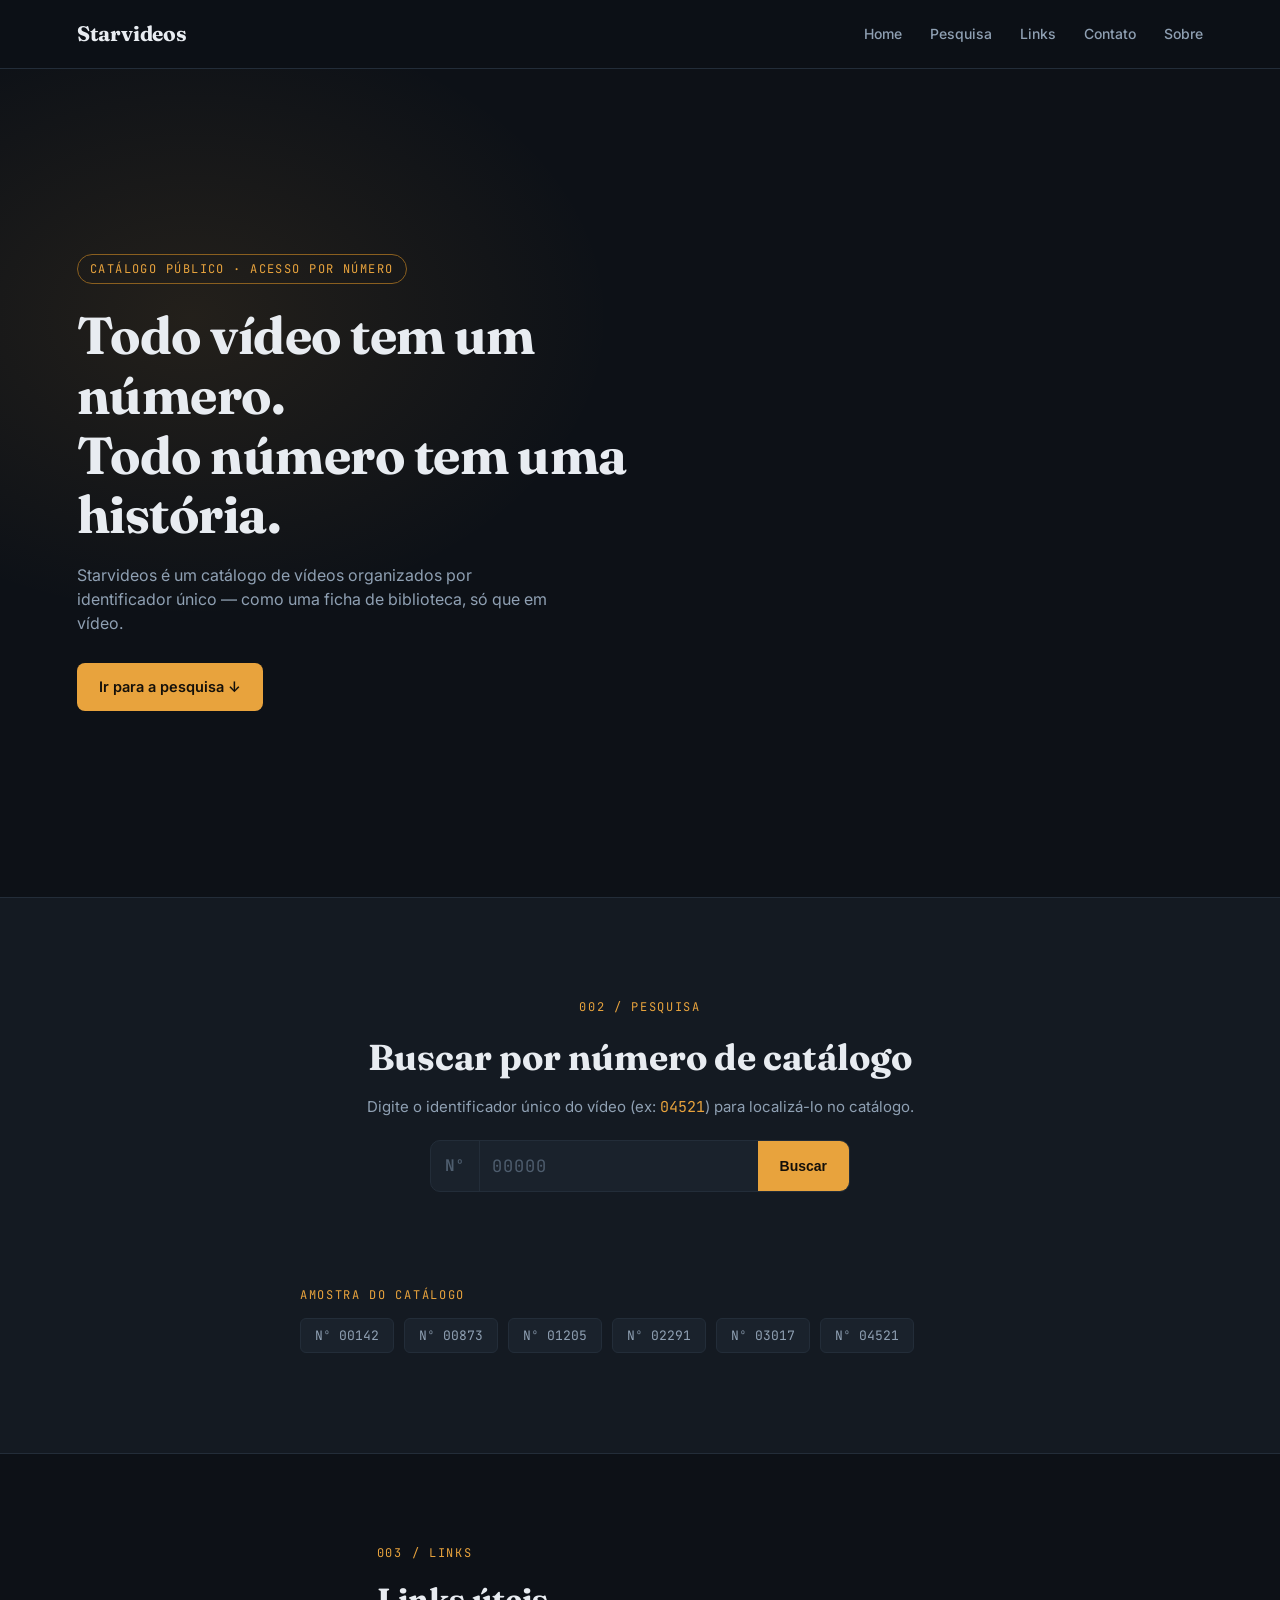
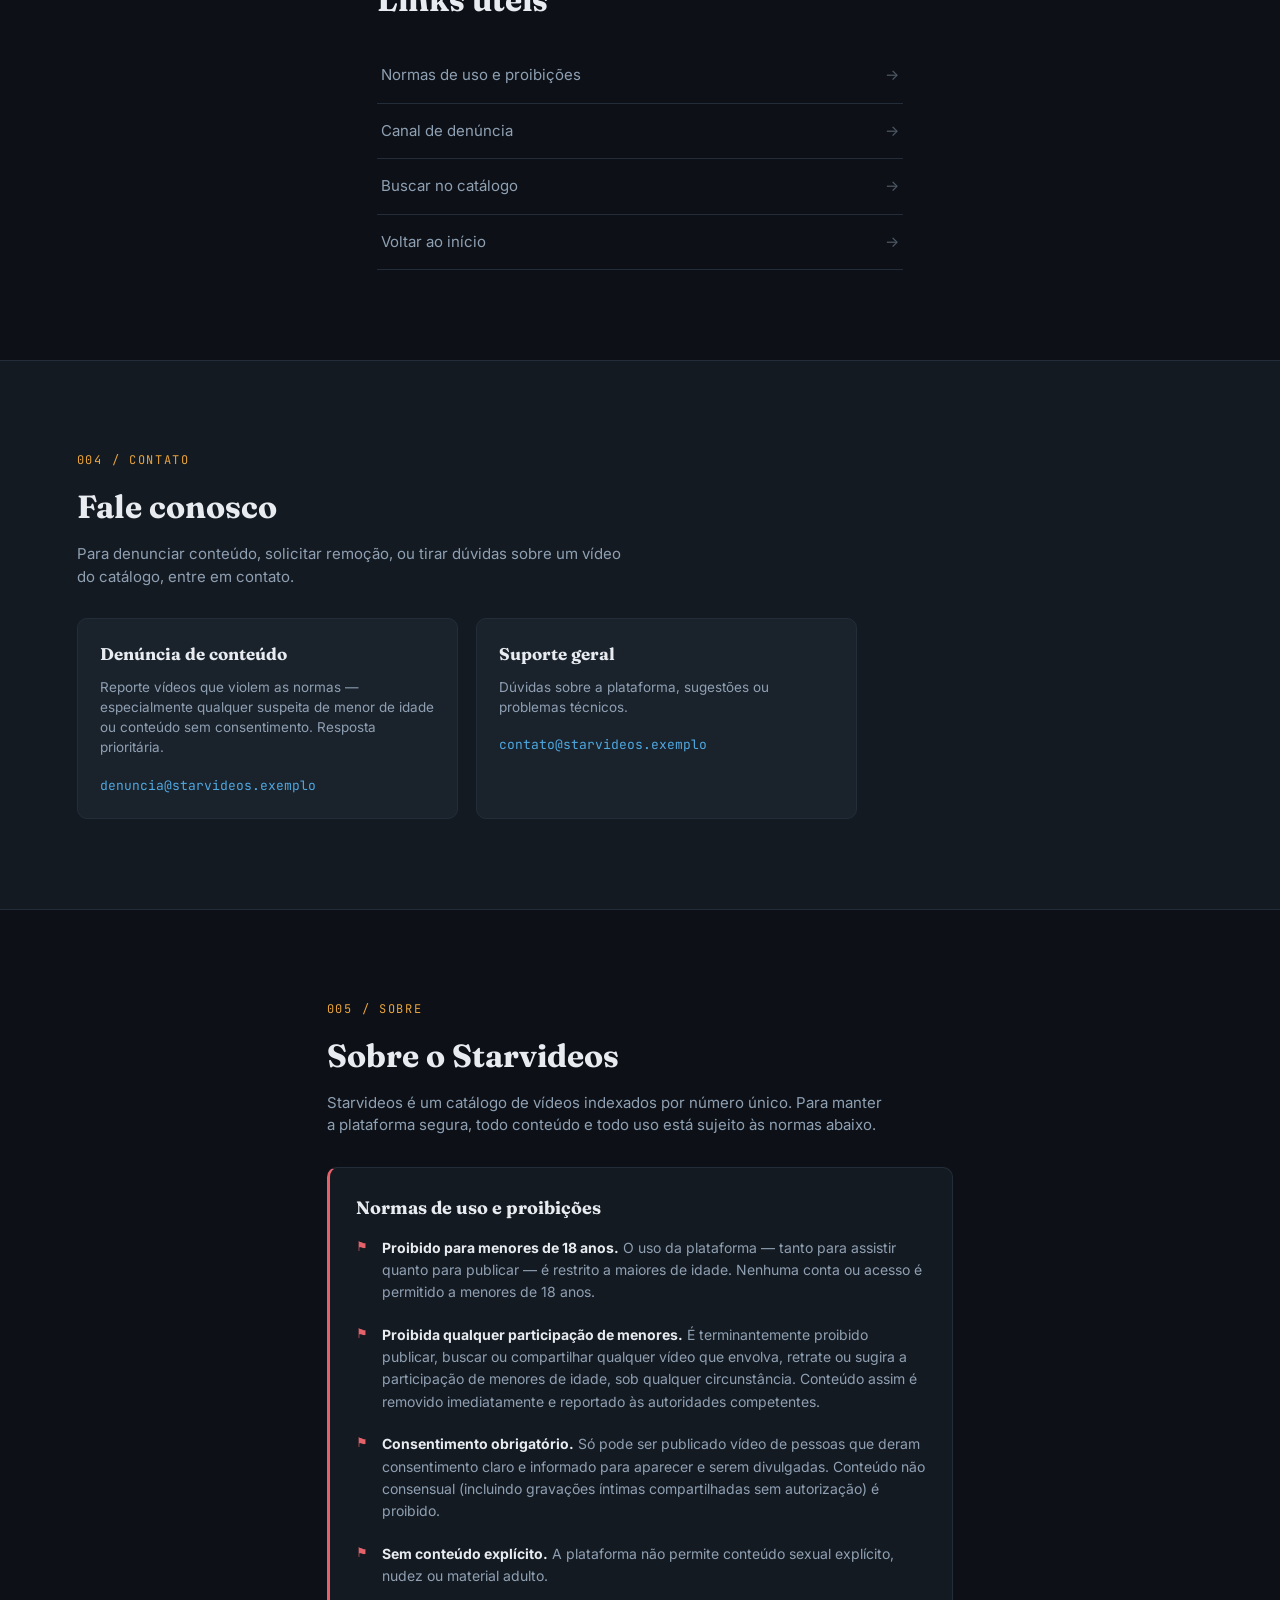
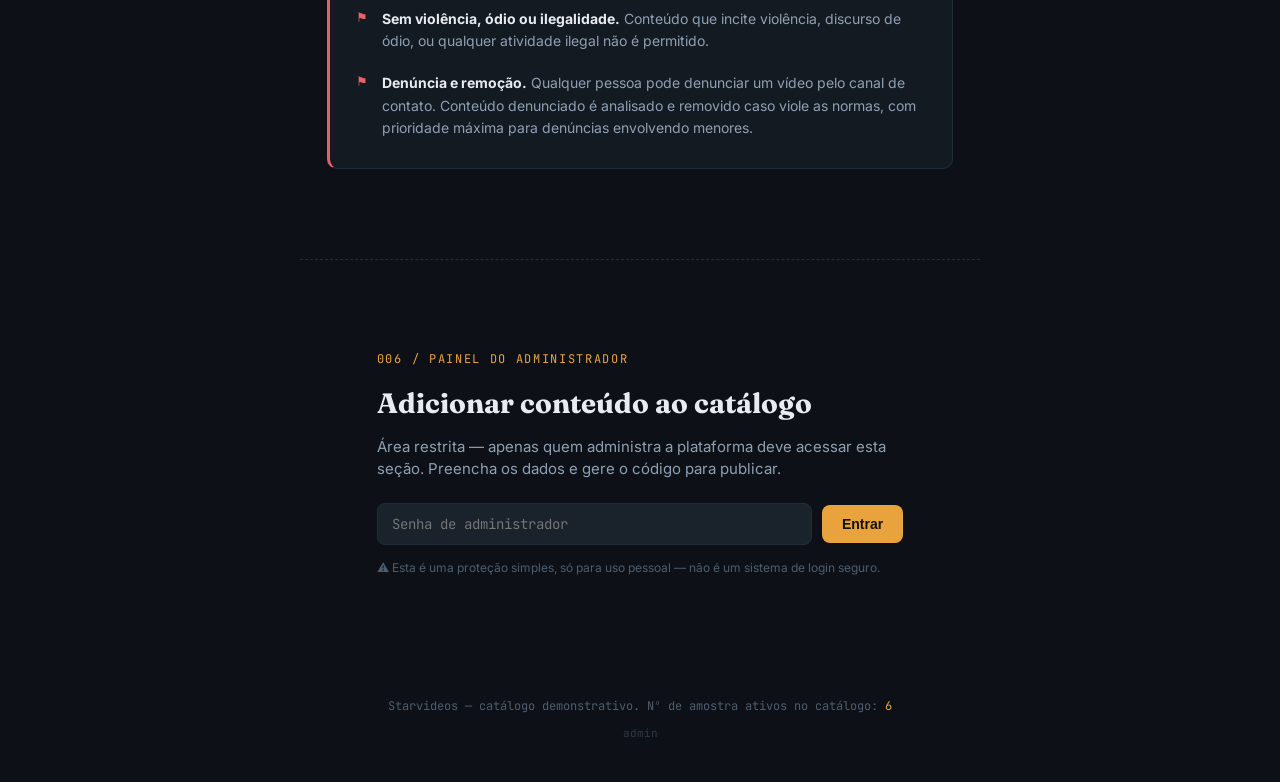
<file: index.html>
<!DOCTYPE html>
<html lang="pt-BR">
<head>
<meta charset="UTF-8">
<meta name="viewport" content="width=device-width, initial-scale=1.0">
<title>Starvideos — busque vídeos pelo número de catálogo</title>
<link rel="preconnect" href="https://fonts.googleapis.com">
<link href="https://fonts.googleapis.com/css2?family=Fraunces:opsz,wght@9..144,500;9..144,700&family=Inter:wght@400;500;600&family=JetBrains+Mono:wght@500;700&display=swap" rel="stylesheet">
<link rel="stylesheet" href="css_styles.css">
</head>
<body>

<header class="site-header">
  <div class="brand">Starvideos</div>
  <nav class="main-nav">
    <a href="#home">Home</a>
    <a href="#pesquisa">Pesquisa</a>
    <a href="#links">Links</a>
    <a href="#contato">Contato</a>
    <a href="#sobre">Sobre</a>
  </nav>
</header>

<section id="home" class="hero">
  <div class="hero-overlay"></div>
  <div class="hero-content">
    <span class="eyebrow">Catálogo público · acesso por número</span>
    <h1>Todo vídeo tem um número.<br>Todo número tem uma história.</h1>
    <p class="hero-sub">Starvideos é um catálogo de vídeos organizados por identificador único — como uma ficha de biblioteca, só que em vídeo.</p>
    <a href="#pesquisa" class="cta-btn">Ir para a pesquisa ↓</a>
  </div>
</section>

<section id="pesquisa" class="search-section">
  <div class="search-inner">
    <span class="section-label">002 / Pesquisa</span>
    <h2>Buscar por número de catálogo</h2>
    <p class="section-sub">Digite o identificador único do vídeo (ex: <span class="mono">04521</span>) para localizá-lo no catálogo.</p>

    <form class="search-form" id="search-form">
      <span class="hash">Nº</span>
      <input type="text" id="search-input" placeholder="00000" maxlength="8" inputmode="numeric" autocomplete="off">
      <button type="submit">Buscar</button>
    </form>

    <div class="search-result" id="search-result"></div>

    <div class="catalog-hint">
      <span class="section-label">Amostra do catálogo</span>
      <div class="catalog-chips" id="catalog-chips"></div>
    </div>
  </div>
</section>

<section id="links" class="links-section">
  <span class="section-label">003 / Links</span>
  <h2>Links úteis</h2>
  <ul class="link-list">
    <li><a href="#sobre">Normas de uso e proibições</a></li>
    <li><a href="#contato">Canal de denúncia</a></li>
    <li><a href="#pesquisa">Buscar no catálogo</a></li>
    <li><a href="#home">Voltar ao início</a></li>
  </ul>
</section>

<section id="contato" class="contact-section">
  <span class="section-label">004 / Contato</span>
  <h2>Fale conosco</h2>
  <p class="section-sub">Para denunciar conteúdo, solicitar remoção, ou tirar dúvidas sobre um vídeo do catálogo, entre em contato.</p>
  <div class="contact-grid">
    <div class="contact-card">
      <h3>Denúncia de conteúdo</h3>
      <p>Reporte vídeos que violem as normas — especialmente qualquer suspeita de menor de idade ou conteúdo sem consentimento. Resposta prioritária.</p>
      <a href="mailto:denuncia@starvideos.exemplo" class="contact-link">denuncia@starvideos.exemplo</a>
    </div>
    <div class="contact-card">
      <h3>Suporte geral</h3>
      <p>Dúvidas sobre a plataforma, sugestões ou problemas técnicos.</p>
      <a href="mailto:contato@starvideos.exemplo" class="contact-link">contato@starvideos.exemplo</a>
    </div>
  </div>
</section>

<section id="sobre" class="about-section">
  <span class="section-label">005 / Sobre</span>
  <h2>Sobre o Starvideos</h2>
  <p class="section-sub">Starvideos é um catálogo de vídeos indexados por número único. Para manter a plataforma segura, todo conteúdo e todo uso está sujeito às normas abaixo.</p>

  <div class="rules-block">
    <h3>Normas de uso e proibições</h3>
    <ul class="rules-list">
      <li><strong>Proibido para menores de 18 anos.</strong> O uso da plataforma — tanto para assistir quanto para publicar — é restrito a maiores de idade. Nenhuma conta ou acesso é permitido a menores de 18 anos.</li>
      <li><strong>Proibida qualquer participação de menores.</strong> É terminantemente proibido publicar, buscar ou compartilhar qualquer vídeo que envolva, retrate ou sugira a participação de menores de idade, sob qualquer circunstância. Conteúdo assim é removido imediatamente e reportado às autoridades competentes.</li>
      <li><strong>Consentimento obrigatório.</strong> Só pode ser publicado vídeo de pessoas que deram consentimento claro e informado para aparecer e serem divulgadas. Conteúdo não consensual (incluindo gravações íntimas compartilhadas sem autorização) é proibido.</li>
      <li><strong>Sem conteúdo explícito.</strong> A plataforma não permite conteúdo sexual explícito, nudez ou material adulto.</li>
      <li><strong>Sem violência, ódio ou ilegalidade.</strong> Conteúdo que incite violência, discurso de ódio, ou qualquer atividade ilegal não é permitido.</li>
      <li><strong>Denúncia e remoção.</strong> Qualquer pessoa pode denunciar um vídeo pelo canal de contato. Conteúdo denunciado é analisado e removido caso viole as normas, com prioridade máxima para denúncias envolvendo menores.</li>
    </ul>
  </div>
</section>

<section id="admin" class="admin-section">
  <span class="section-label">006 / Painel do administrador</span>
  <h2>Adicionar conteúdo ao catálogo</h2>
  <p class="section-sub">Área restrita — apenas quem administra a plataforma deve acessar esta seção. Preencha os dados e gere o código para publicar.</p>

  <div class="admin-gate" id="admin-gate">
    <input type="password" id="admin-pass" placeholder="Senha de administrador">
    <button type="button" id="admin-unlock">Entrar</button>
    <p class="admin-warning">⚠ Esta é uma proteção simples, só para uso pessoal — não é um sistema de login seguro.</p>
  </div>

  <div class="admin-panel" id="admin-panel" hidden>
    <div class="admin-form">
      <label>Número do catálogo
        <input type="text" id="f-id" placeholder="05001" inputmode="numeric">
      </label>
      <label>Título
        <input type="text" id="f-title" placeholder="Nome do vídeo ou faixa">
      </label>
      <label>Tipo
        <select id="f-type">
          <option value="Vídeo">Vídeo</option>
          <option value="Música">Música</option>
        </select>
      </label>
      <label>Categoria
        <input type="text" id="f-category" placeholder="Ex: Documentário, Pop, Educação...">
      </label>
      <label class="full-field">Link do vídeo (YouTube)
        <input type="text" id="f-video" placeholder="https://youtube.com/watch?v=...">
      </label>
      <button type="button" id="f-generate">Gerar código</button>
    </div>

    <div class="admin-output" id="admin-output" hidden>
      <p class="section-sub">Copie o bloco abaixo e cole dentro do array <span class="mono">CATALOG</span>, no arquivo <span class="mono">js_script.js</span>. Depois faça commit no GitHub — a Vercel publica sozinha.</p>
      <textarea id="admin-code" readonly></textarea>
      <button type="button" id="admin-copy">Copiar código</button>
    </div>
  </div>
</section>

<footer class="site-footer">
  <p>Starvideos — catálogo demonstrativo. Nº de amostra ativos no catálogo: <span id="footer-count">—</span></p>
  <a href="#admin" class="admin-link">admin</a>
</footer>

<script src="js_script.js"></script>
</body>
</html>
</file>
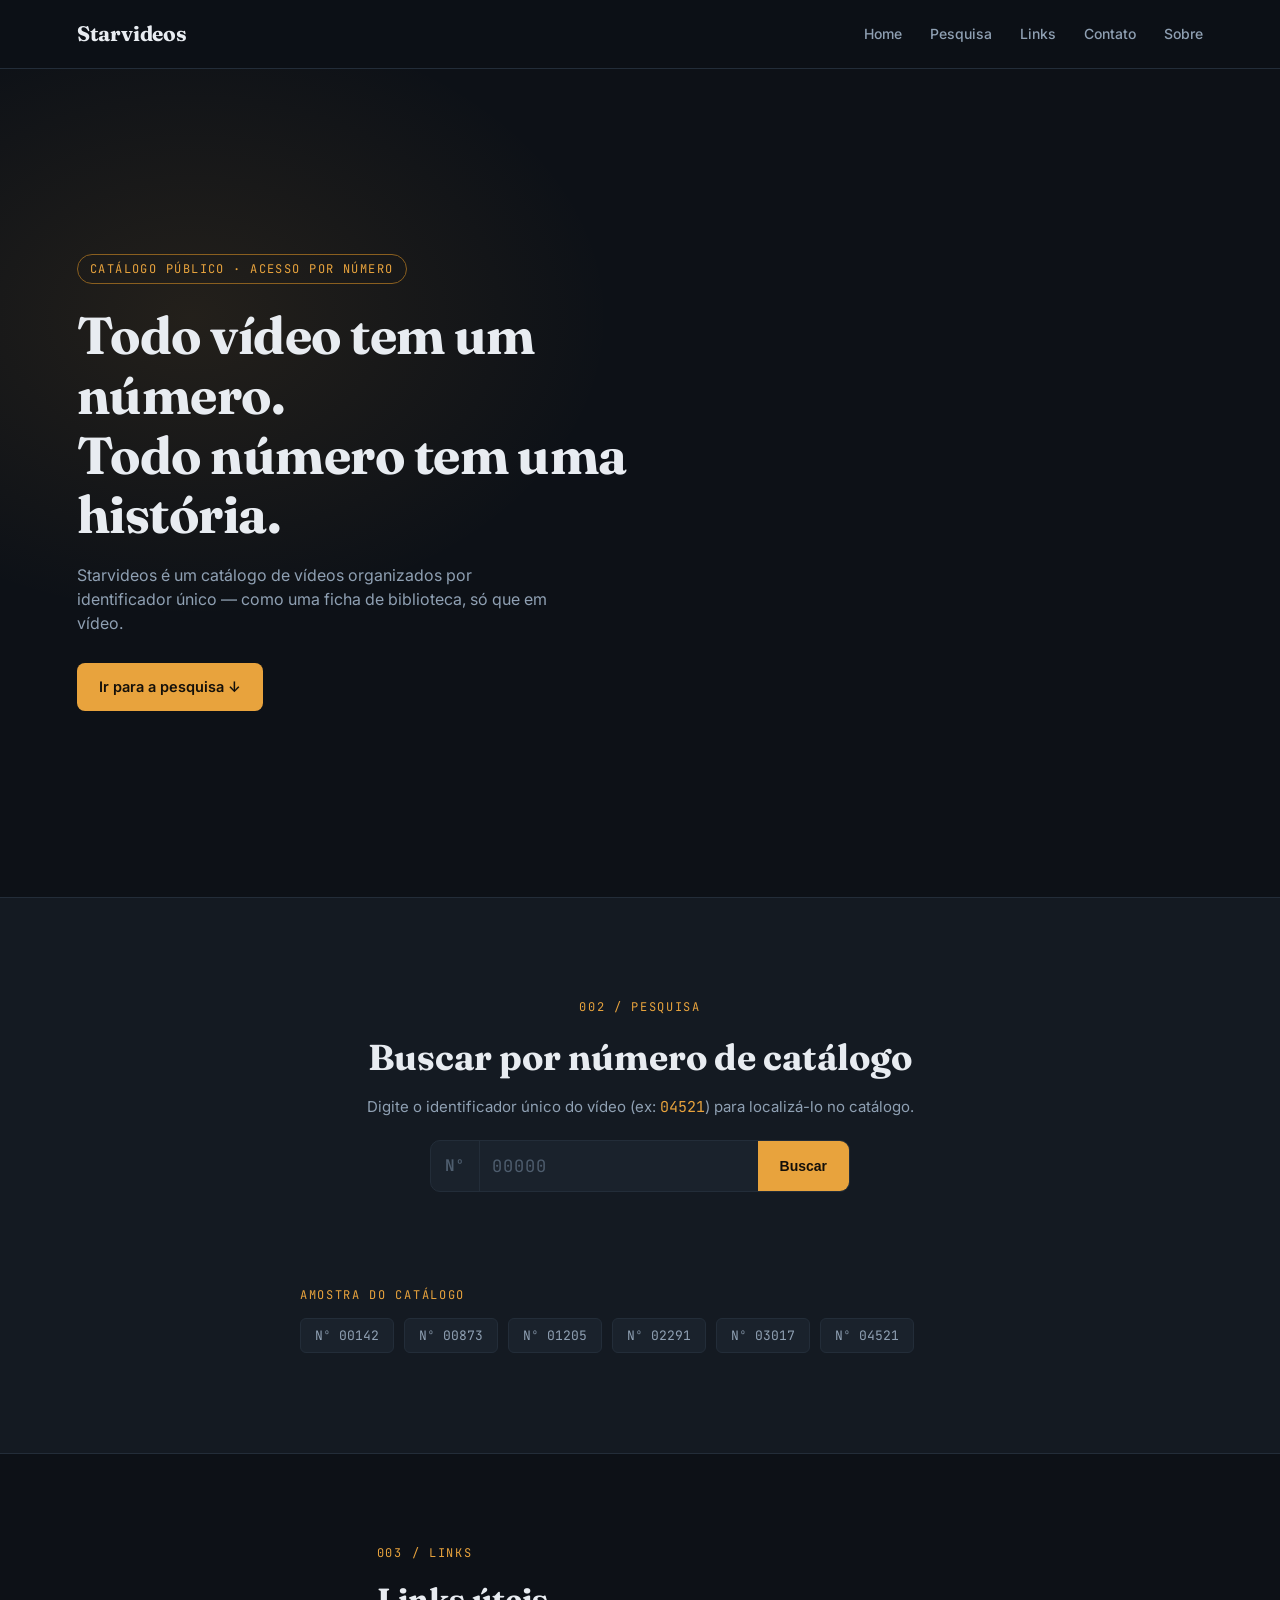
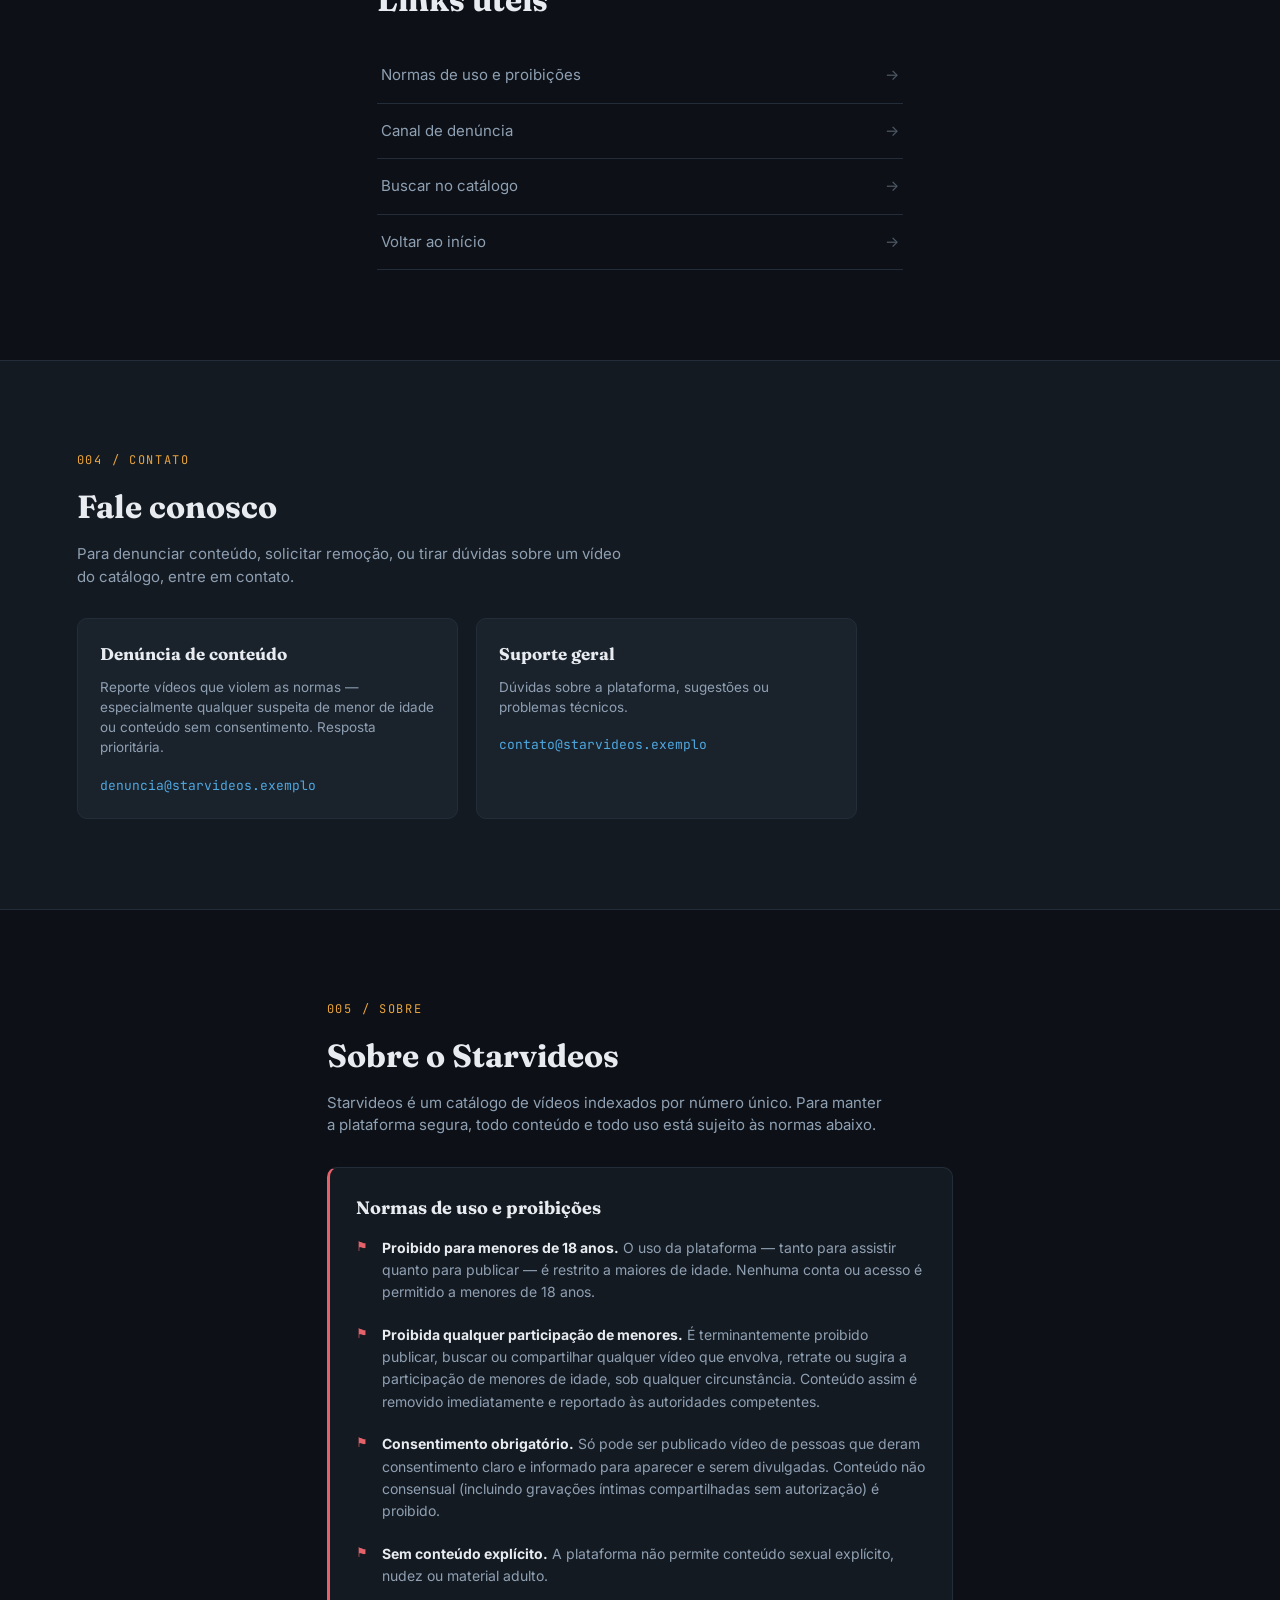
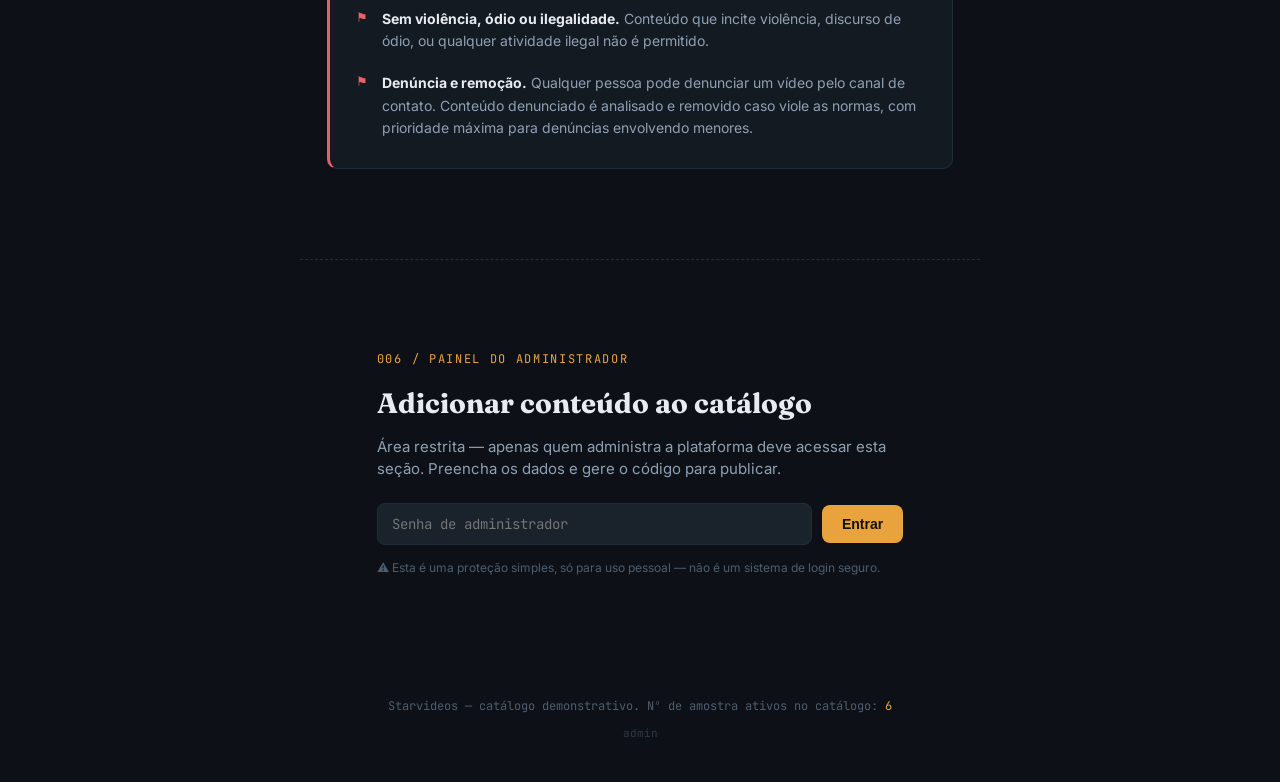
<file: index (1).html>
<!DOCTYPE html>
<html lang="pt-BR">
<head>
<meta charset="UTF-8">
<meta name="viewport" content="width=device-width, initial-scale=1.0">
<title>Starvideos — busque vídeos pelo número de catálogo</title>
<link rel="preconnect" href="https://fonts.googleapis.com">
<link href="https://fonts.googleapis.com/css2?family=Fraunces:opsz,wght@9..144,500;9..144,700&family=Inter:wght@400;500;600&family=JetBrains+Mono:wght@500;700&display=swap" rel="stylesheet">
<link rel="stylesheet" href="css_styles.css">
</head>
<body>

<header class="site-header">
  <div class="brand">Starvideos</div>
  <nav class="main-nav">
    <a href="#home">Home</a>
    <a href="#pesquisa">Pesquisa</a>
    <a href="#links">Links</a>
    <a href="#contato">Contato</a>
    <a href="#sobre">Sobre</a>
  </nav>
</header>

<section id="home" class="hero">
  <div class="hero-overlay"></div>
  <div class="hero-content">
    <span class="eyebrow">Catálogo público · acesso por número</span>
    <h1>Todo vídeo tem um número.<br>Todo número tem uma história.</h1>
    <p class="hero-sub">Starvideos é um catálogo de vídeos organizados por identificador único — como uma ficha de biblioteca, só que em vídeo.</p>
    <a href="#pesquisa" class="cta-btn">Ir para a pesquisa ↓</a>
  </div>
</section>

<section id="pesquisa" class="search-section">
  <div class="search-inner">
    <span class="section-label">002 / Pesquisa</span>
    <h2>Buscar por número de catálogo</h2>
    <p class="section-sub">Digite o identificador único do vídeo (ex: <span class="mono">04521</span>) para localizá-lo no catálogo.</p>

    <form class="search-form" id="search-form">
      <span class="hash">Nº</span>
      <input type="text" id="search-input" placeholder="00000" maxlength="8" inputmode="numeric" autocomplete="off">
      <button type="submit">Buscar</button>
    </form>

    <div class="search-result" id="search-result"></div>

    <div class="catalog-hint">
      <span class="section-label">Amostra do catálogo</span>
      <div class="catalog-chips" id="catalog-chips"></div>
    </div>
  </div>
</section>

<section id="links" class="links-section">
  <span class="section-label">003 / Links</span>
  <h2>Links úteis</h2>
  <ul class="link-list">
    <li><a href="#sobre">Normas de uso e proibições</a></li>
    <li><a href="#contato">Canal de denúncia</a></li>
    <li><a href="#pesquisa">Buscar no catálogo</a></li>
    <li><a href="#home">Voltar ao início</a></li>
  </ul>
</section>

<section id="contato" class="contact-section">
  <span class="section-label">004 / Contato</span>
  <h2>Fale conosco</h2>
  <p class="section-sub">Para denunciar conteúdo, solicitar remoção, ou tirar dúvidas sobre um vídeo do catálogo, entre em contato.</p>
  <div class="contact-grid">
    <div class="contact-card">
      <h3>Denúncia de conteúdo</h3>
      <p>Reporte vídeos que violem as normas — especialmente qualquer suspeita de menor de idade ou conteúdo sem consentimento. Resposta prioritária.</p>
      <a href="mailto:denuncia@starvideos.exemplo" class="contact-link">denuncia@starvideos.exemplo</a>
    </div>
    <div class="contact-card">
      <h3>Suporte geral</h3>
      <p>Dúvidas sobre a plataforma, sugestões ou problemas técnicos.</p>
      <a href="mailto:contato@starvideos.exemplo" class="contact-link">contato@starvideos.exemplo</a>
    </div>
  </div>
</section>

<section id="sobre" class="about-section">
  <span class="section-label">005 / Sobre</span>
  <h2>Sobre o Starvideos</h2>
  <p class="section-sub">Starvideos é um catálogo de vídeos indexados por número único. Para manter a plataforma segura, todo conteúdo e todo uso está sujeito às normas abaixo.</p>

  <div class="rules-block">
    <h3>Normas de uso e proibições</h3>
    <ul class="rules-list">
      <li><strong>Proibido para menores de 18 anos.</strong> O uso da plataforma — tanto para assistir quanto para publicar — é restrito a maiores de idade. Nenhuma conta ou acesso é permitido a menores de 18 anos.</li>
      <li><strong>Proibida qualquer participação de menores.</strong> É terminantemente proibido publicar, buscar ou compartilhar qualquer vídeo que envolva, retrate ou sugira a participação de menores de idade, sob qualquer circunstância. Conteúdo assim é removido imediatamente e reportado às autoridades competentes.</li>
      <li><strong>Consentimento obrigatório.</strong> Só pode ser publicado vídeo de pessoas que deram consentimento claro e informado para aparecer e serem divulgadas. Conteúdo não consensual (incluindo gravações íntimas compartilhadas sem autorização) é proibido.</li>
      <li><strong>Sem conteúdo explícito.</strong> A plataforma não permite conteúdo sexual explícito, nudez ou material adulto.</li>
      <li><strong>Sem violência, ódio ou ilegalidade.</strong> Conteúdo que incite violência, discurso de ódio, ou qualquer atividade ilegal não é permitido.</li>
      <li><strong>Denúncia e remoção.</strong> Qualquer pessoa pode denunciar um vídeo pelo canal de contato. Conteúdo denunciado é analisado e removido caso viole as normas, com prioridade máxima para denúncias envolvendo menores.</li>
    </ul>
  </div>
</section>

<section id="admin" class="admin-section">
  <span class="section-label">006 / Painel do administrador</span>
  <h2>Adicionar conteúdo ao catálogo</h2>
  <p class="section-sub">Área restrita — apenas quem administra a plataforma deve acessar esta seção. Preencha os dados e gere o código para publicar.</p>

  <div class="admin-gate" id="admin-gate">
    <input type="password" id="admin-pass" placeholder="Senha de administrador">
    <button type="button" id="admin-unlock">Entrar</button>
    <p class="admin-warning">⚠ Esta é uma proteção simples, só para uso pessoal — não é um sistema de login seguro.</p>
  </div>

  <div class="admin-panel" id="admin-panel" hidden>
    <div class="admin-form">
      <label>Número do catálogo
        <input type="text" id="f-id" placeholder="05001" inputmode="numeric">
      </label>
      <label>Título
        <input type="text" id="f-title" placeholder="Nome do vídeo ou faixa">
      </label>
      <label>Tipo
        <select id="f-type">
          <option value="Vídeo">Vídeo</option>
          <option value="Música">Música</option>
        </select>
      </label>
      <label>Categoria
        <input type="text" id="f-category" placeholder="Ex: Documentário, Pop, Educação...">
      </label>
      <button type="button" id="f-generate">Gerar código</button>
    </div>

    <div class="admin-output" id="admin-output" hidden>
      <p class="section-sub">Copie o bloco abaixo e cole dentro do array <span class="mono">CATALOG</span>, no arquivo <span class="mono">js_script.js</span>. Depois faça commit no GitHub — a Vercel publica sozinha.</p>
      <textarea id="admin-code" readonly></textarea>
      <button type="button" id="admin-copy">Copiar código</button>
    </div>
  </div>
</section>

<footer class="site-footer">
  <p>Starvideos — catálogo demonstrativo. Nº de amostra ativos no catálogo: <span id="footer-count">—</span></p>
  <a href="#admin" class="admin-link">admin</a>
</footer>

<script src="js_script.js"></script>
</body>
</html>
</file>
<file: css_styles.css>
:root{
  --bg: #0D1117;
  --panel: #141A22;
  --panel-raised: #1A222C;
  --hairline: #232D39;
  --accent: #E8A33D;
  --accent-dim: #8A5F1F;
  --accent2: #4FA8E0;
  --danger: #E5626B;
  --text: #E8ECF1;
  --text-dim: #8FA0B3;
  --text-faint: #4E5D6E;
  --font-display: 'Fraunces', serif;
  --font-body: 'Inter', sans-serif;
  --font-mono: 'JetBrains Mono', monospace;
}

*{ box-sizing: border-box; margin:0; padding:0; }

html{ scroll-behavior: smooth; }

body{
  background: var(--bg);
  color: var(--text);
  font-family: var(--font-body);
  line-height: 1.5;
}

a{ color: inherit; text-decoration: none; }

.section-label{
  display:block;
  font-family: var(--font-mono);
  font-size: 12px;
  letter-spacing: 0.14em;
  text-transform: uppercase;
  color: var(--accent);
  margin-bottom: 14px;
}

.section-sub{
  color: var(--text-dim);
  font-size: 15px;
  max-width: 560px;
  margin-bottom: 22px;
}

.mono{ font-family: var(--font-mono); color: var(--accent); }

/* ---------- Header ---------- */
.site-header{
  position: sticky;
  top:0;
  z-index: 50;
  display:flex;
  align-items:center;
  justify-content:space-between;
  padding: 18px 6vw;
  background: rgba(13,17,23,0.85);
  backdrop-filter: blur(10px);
  border-bottom: 1px solid var(--hairline);
}
.brand{
  font-family: var(--font-display);
  font-weight: 700;
  font-size: 21px;
  letter-spacing: -0.01em;
}
.main-nav{
  display:flex;
  gap: 28px;
}
.main-nav a{
  font-size: 14px;
  font-weight: 500;
  color: var(--text-dim);
  transition: color 0.2s ease;
  position:relative;
}
.main-nav a:hover{ color: var(--text); }

/* ---------- Hero / Home ---------- */
.hero{
  position:relative;
  min-height: 92vh;
  display:flex;
  align-items:center;
  padding: 0 6vw;
  background:
    linear-gradient(180deg, rgba(13,17,23,0.55), rgba(13,17,23,0.92)),
    url('https://images.unsplash.com/photo-1495020689067-958852a7765e?auto=format&fit=crop&w=1600&q=60') center/cover no-repeat;
}
.hero-overlay{
  position:absolute; inset:0;
  background: radial-gradient(ellipse 700px 500px at 15% 30%, rgba(232,163,61,0.10), transparent 60%);
  pointer-events:none;
}
.hero-content{
  position:relative;
  max-width: 640px;
}
.eyebrow{
  display:inline-block;
  font-family: var(--font-mono);
  font-size: 12px;
  letter-spacing: 0.12em;
  text-transform: uppercase;
  color: var(--accent);
  border: 1px solid var(--accent-dim);
  padding: 5px 12px;
  border-radius: 20px;
  margin-bottom: 22px;
}
.hero h1{
  font-family: var(--font-display);
  font-weight: 700;
  font-size: clamp(32px, 5vw, 52px);
  line-height: 1.15;
  letter-spacing: -0.01em;
  margin-bottom: 18px;
}
.hero-sub{
  color: var(--text-dim);
  font-size: 16px;
  max-width: 480px;
  margin-bottom: 28px;
}
.cta-btn{
  display:inline-flex;
  align-items:center;
  gap: 8px;
  background: var(--accent);
  color: #14100A;
  font-weight: 600;
  font-size: 14.5px;
  padding: 13px 22px;
  border-radius: 8px;
  transition: transform 0.15s ease, background 0.15s ease;
}
.cta-btn:hover{ background: #f2b352; transform: translateY(-1px); }

/* ---------- Search section ---------- */
.search-section{
  padding: 100px 6vw;
  background: var(--panel);
  border-top: 1px solid var(--hairline);
  border-bottom: 1px solid var(--hairline);
}
.search-inner{ max-width: 680px; margin: 0 auto; text-align:center; }
.search-inner .section-label{ text-align:center; }
.search-section h2{
  font-family: var(--font-display);
  font-size: clamp(26px, 3.4vw, 36px);
  margin-bottom: 12px;
}
.search-section .section-sub{ margin-left:auto; margin-right:auto; text-align:center; }

.search-form{
  display:flex;
  align-items:stretch;
  max-width: 420px;
  margin: 0 auto 34px;
  background: var(--panel-raised);
  border: 1px solid var(--hairline);
  border-radius: 10px;
  overflow:hidden;
}
.hash{
  display:flex;
  align-items:center;
  padding: 0 14px;
  font-family: var(--font-mono);
  color: var(--text-faint);
  font-weight: 700;
  border-right: 1px solid var(--hairline);
}
.search-form input{
  flex:1;
  background: transparent;
  border: none;
  outline: none;
  color: var(--text);
  font-family: var(--font-mono);
  font-size: 17px;
  letter-spacing: 0.06em;
  padding: 14px 12px;
}
.search-form input::placeholder{ color: var(--text-faint); }
.search-form button{
  background: var(--accent);
  border: none;
  color: #14100A;
  font-weight: 600;
  font-size: 14px;
  padding: 0 22px;
  cursor:pointer;
  transition: background 0.15s ease;
}
.search-form button:hover{ background: #f2b352; }

.search-result{
  min-height: 20px;
  margin-bottom: 40px;
  font-family: var(--font-mono);
  font-size: 14px;
}
.search-result .found{
  display:inline-block;
  background: var(--panel-raised);
  border: 1px solid var(--accent-dim);
  border-radius: 8px;
  padding: 14px 20px;
  color: var(--text);
  text-align:left;
  max-width: 100%;
}
.video-embed{
  position:relative;
  width: 100%;
  max-width: 420px;
  aspect-ratio: 16/9;
  border-radius: 6px;
  overflow:hidden;
  margin-bottom: 12px;
}
.video-embed iframe{
  position:absolute;
  inset:0;
  width:100%;
  height:100%;
  border:none;
}
.search-result .found .num{ color: var(--accent); font-weight:700; }
.search-result .not-found{ color: var(--text-faint); }

.catalog-hint{ text-align:left; }
.catalog-hint .section-label{ text-align:left; }
.catalog-chips{
  display:flex;
  flex-wrap:wrap;
  gap: 10px;
}
.catalog-chips button{
  font-family: var(--font-mono);
  font-size: 13px;
  background: var(--panel-raised);
  border: 1px solid var(--hairline);
  color: var(--text-dim);
  padding: 8px 14px;
  border-radius: 6px;
  cursor:pointer;
  transition: all 0.15s ease;
}
.catalog-chips button:hover{ border-color: var(--accent); color: var(--accent); }

/* ---------- Links section ---------- */
.links-section{ padding: 90px 6vw; max-width: 680px; margin: 0 auto; }
.links-section h2{
  font-family: var(--font-display);
  font-size: clamp(24px, 3vw, 32px);
  margin-bottom: 24px;
}
.link-list{ list-style:none; }
.link-list li{
  border-bottom: 1px solid var(--hairline);
}
.link-list a{
  display:flex;
  justify-content:space-between;
  align-items:center;
  padding: 16px 4px;
  font-size: 15px;
  color: var(--text-dim);
  transition: color 0.15s ease, padding-left 0.15s ease;
}
.link-list a:hover{ color: var(--accent); padding-left: 8px; }
.link-list a::after{ content:'→'; opacity:0.5; }

/* ---------- Contact section ---------- */
.contact-section{ padding: 90px 6vw; background: var(--panel); border-top:1px solid var(--hairline); border-bottom:1px solid var(--hairline); }
.contact-section h2{
  font-family: var(--font-display);
  font-size: clamp(24px, 3vw, 32px);
  margin-bottom: 12px;
}
.contact-grid{
  display:grid;
  grid-template-columns: repeat(auto-fit, minmax(240px, 1fr));
  gap: 18px;
  max-width: 780px;
  margin-top: 30px;
}
.contact-card{
  background: var(--panel-raised);
  border: 1px solid var(--hairline);
  border-radius: 10px;
  padding: 22px;
}
.contact-card h3{
  font-family: var(--font-display);
  font-size: 17px;
  margin-bottom: 10px;
}
.contact-card p{
  font-size: 13.5px;
  color: var(--text-dim);
  margin-bottom: 14px;
}
.contact-link{
  font-family: var(--font-mono);
  font-size: 13px;
  color: var(--accent2);
}

/* ---------- About / rules section ---------- */
.about-section{ padding: 90px 6vw; max-width: 780px; margin: 0 auto; }
.about-section h2{
  font-family: var(--font-display);
  font-size: clamp(24px, 3vw, 32px);
  margin-bottom: 12px;
}
.rules-block{
  margin-top: 30px;
  background: var(--panel);
  border: 1px solid var(--hairline);
  border-left: 3px solid var(--danger);
  border-radius: 10px;
  padding: 26px 26px 8px;
}
.rules-block h3{
  font-family: var(--font-display);
  font-size: 18px;
  margin-bottom: 16px;
  color: var(--text);
}
.rules-list{ list-style:none; }
.rules-list li{
  font-size: 14px;
  color: var(--text-dim);
  padding: 0 0 20px 26px;
  position:relative;
  line-height:1.6;
}
.rules-list li::before{
  content:'⚑';
  position:absolute;
  left:0; top:-1px;
  color: var(--danger);
  font-size: 13px;
}
.rules-list strong{ color: var(--text); }

/* ---------- Footer ---------- */
.site-footer{
  padding: 30px 6vw 40px;
  text-align:center;
  font-family: var(--font-mono);
  font-size: 12px;
  color: var(--text-faint);
}
#footer-count{ color: var(--accent); }
.admin-link{
  display:inline-block;
  margin-top: 10px;
  color: var(--text-faint);
  font-size: 11px;
  opacity: 0.5;
  transition: opacity 0.2s ease;
}
.admin-link:hover{ opacity: 1; color: var(--accent); }

/* ---------- Admin section ---------- */
.admin-section{
  padding: 90px 6vw;
  max-width: 680px;
  margin: 0 auto;
  border-top: 1px dashed var(--hairline);
}
.admin-section h2{
  font-family: var(--font-display);
  font-size: clamp(22px, 3vw, 28px);
  margin-bottom: 12px;
}
.admin-gate{
  display:flex;
  flex-wrap:wrap;
  align-items:center;
  gap: 10px;
  margin-top: 20px;
}
.admin-gate input{
  background: var(--panel-raised);
  border: 1px solid var(--hairline);
  border-radius: 8px;
  padding: 11px 14px;
  color: var(--text);
  font-family: var(--font-mono);
  font-size: 14px;
  flex: 1;
  min-width: 180px;
}
.admin-gate button{
  background: var(--accent);
  border: none;
  border-radius: 8px;
  color: #14100A;
  font-weight: 600;
  font-size: 14px;
  padding: 11px 20px;
  cursor:pointer;
}
.admin-warning{
  width: 100%;
  font-size: 12px;
  color: var(--text-faint);
  margin-top: 4px;
}

.admin-panel{ margin-top: 30px; }
.admin-form{
  display:grid;
  grid-template-columns: 1fr 1fr;
  gap: 16px;
  background: var(--panel);
  border: 1px solid var(--hairline);
  border-radius: 10px;
  padding: 24px;
}
.admin-form label{
  display:flex;
  flex-direction:column;
  gap: 6px;
  font-size: 12.5px;
  color: var(--text-dim);
}
.admin-form label.full-field{ grid-column: 1 / -1; }
.admin-form input, .admin-form select{
  background: var(--panel-raised);
  border: 1px solid var(--hairline);
  border-radius: 6px;
  padding: 10px 12px;
  color: var(--text);
  font-family: var(--font-body);
  font-size: 14px;
}
.admin-form button{
  grid-column: 1 / -1;
  background: var(--accent);
  border: none;
  border-radius: 8px;
  color: #14100A;
  font-weight: 600;
  font-size: 14px;
  padding: 12px;
  cursor:pointer;
  margin-top: 6px;
}

.admin-output{ margin-top: 20px; }
.admin-output textarea{
  width: 100%;
  min-height: 110px;
  background: #05070A;
  border: 1px solid var(--hairline);
  border-radius: 8px;
  color: var(--accent);
  font-family: var(--font-mono);
  font-size: 12.5px;
  padding: 14px;
  resize: vertical;
  margin-bottom: 12px;
}
.admin-output button{
  background: var(--panel-raised);
  border: 1px solid var(--hairline);
  color: var(--text);
  padding: 9px 16px;
  border-radius: 6px;
  cursor:pointer;
  font-size: 13px;
}
.admin-output button:hover{ border-color: var(--accent); color: var(--accent); }

@media (max-width: 640px){
  .main-nav{ gap: 16px; }
  .main-nav a{ font-size: 12.5px; }
  .hero{ min-height: 80vh; }
  .admin-form{ grid-template-columns: 1fr; }
}
</file>
